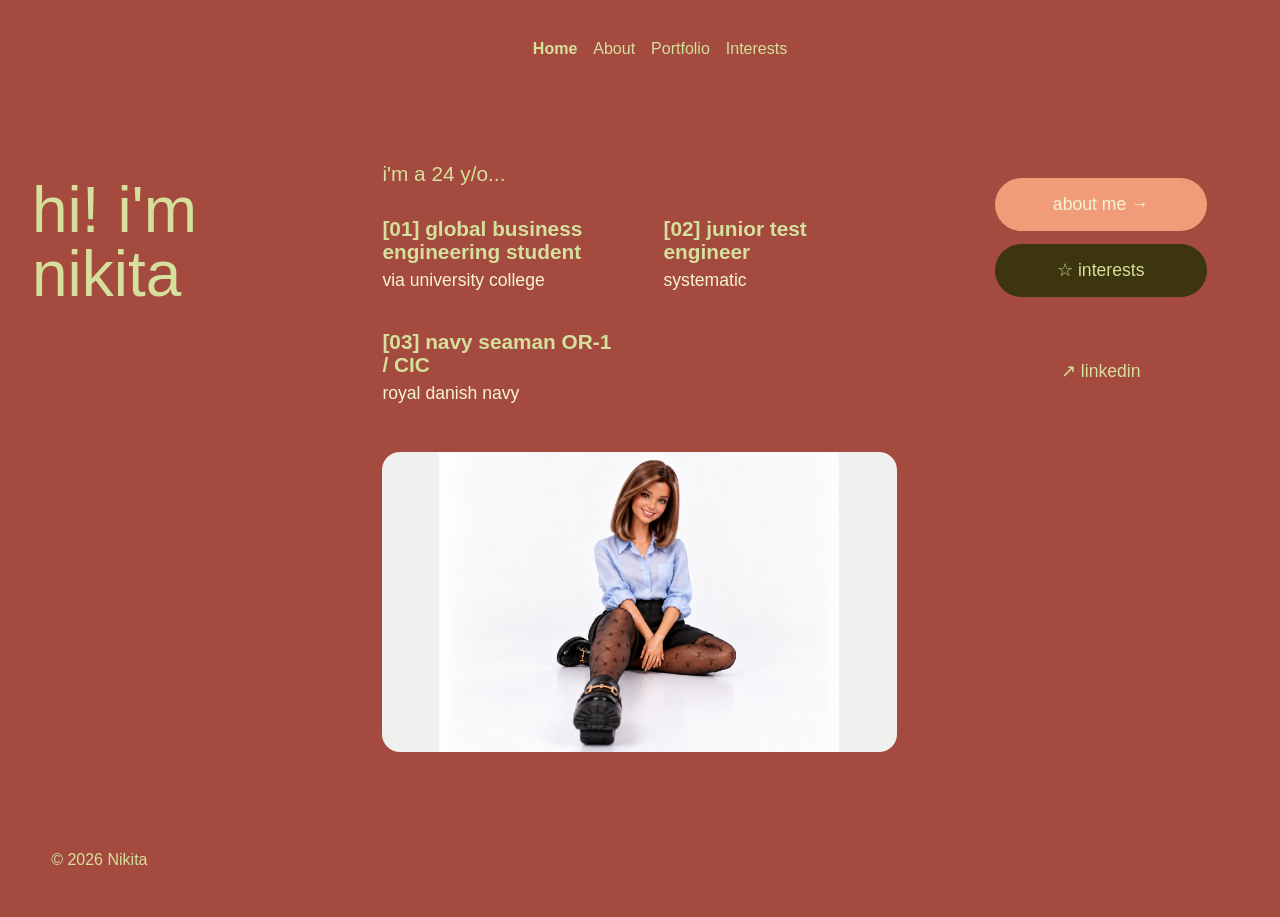
<file: index.html>
<!DOCTYPE html>
<html lang="en">

<head>
  <meta charset="UTF-8">
  <meta name="viewport" content="width=device-width, initial-scale=1.0">
  <title>Nikita Kjær</title>
  <link rel="stylesheet" href="style.css">
</head>

<body>

  <header>
    <nav>
      <ul>
        <li><a href="index.html" class="active">Home</a></li>
        <li><a href="about.html">About</a></li>
        <li><a href="portfolio.html">Portfolio</a></li>
        <li><a href="interests.html">Interests</a></li>
      </ul>
    </nav>
  </header>

  <main class="homepage">

    <section class="left-column">
      <h1>hi! i'm nikita</h1>
    </section>

    <div class="middle-column">

      <p class="age">i'm a 24 y/o...</p>

      <div class="experience-grid">

        <article>
          <h2>[01] global business engineering student</h2>
          <p>via university college</p>
        </article>

        <article>
          <h2>[02] junior test engineer</h2>
          <p>systematic</p>
        </article>

        <article>
          <h2>[03] navy seaman OR-1 / CIC</h2>
          <p>royal danish navy</p>
        </article>

      </div>

      <div class="intro-image">
        <img src="images/nikita.png" alt="Nikita Kjær">
      </div>

    </div>

    <div class="right-column">

      <a class="main-button" href="about.html">
        about me →
      </a>

      <a class="secondary-button" href="interests.html">
        ☆ interests
      </a>

      <a
        class="linkedin-link"
        href="https://dk.linkedin.com/in/nikita-kj%C3%A6r-a96b77308"
        target="_blank">
        ↗ linkedin
      </a>

    </div>

  </main>

  <footer>
    <p>© 2026 Nikita</p>
  </footer>

</body>

</html>
</file>
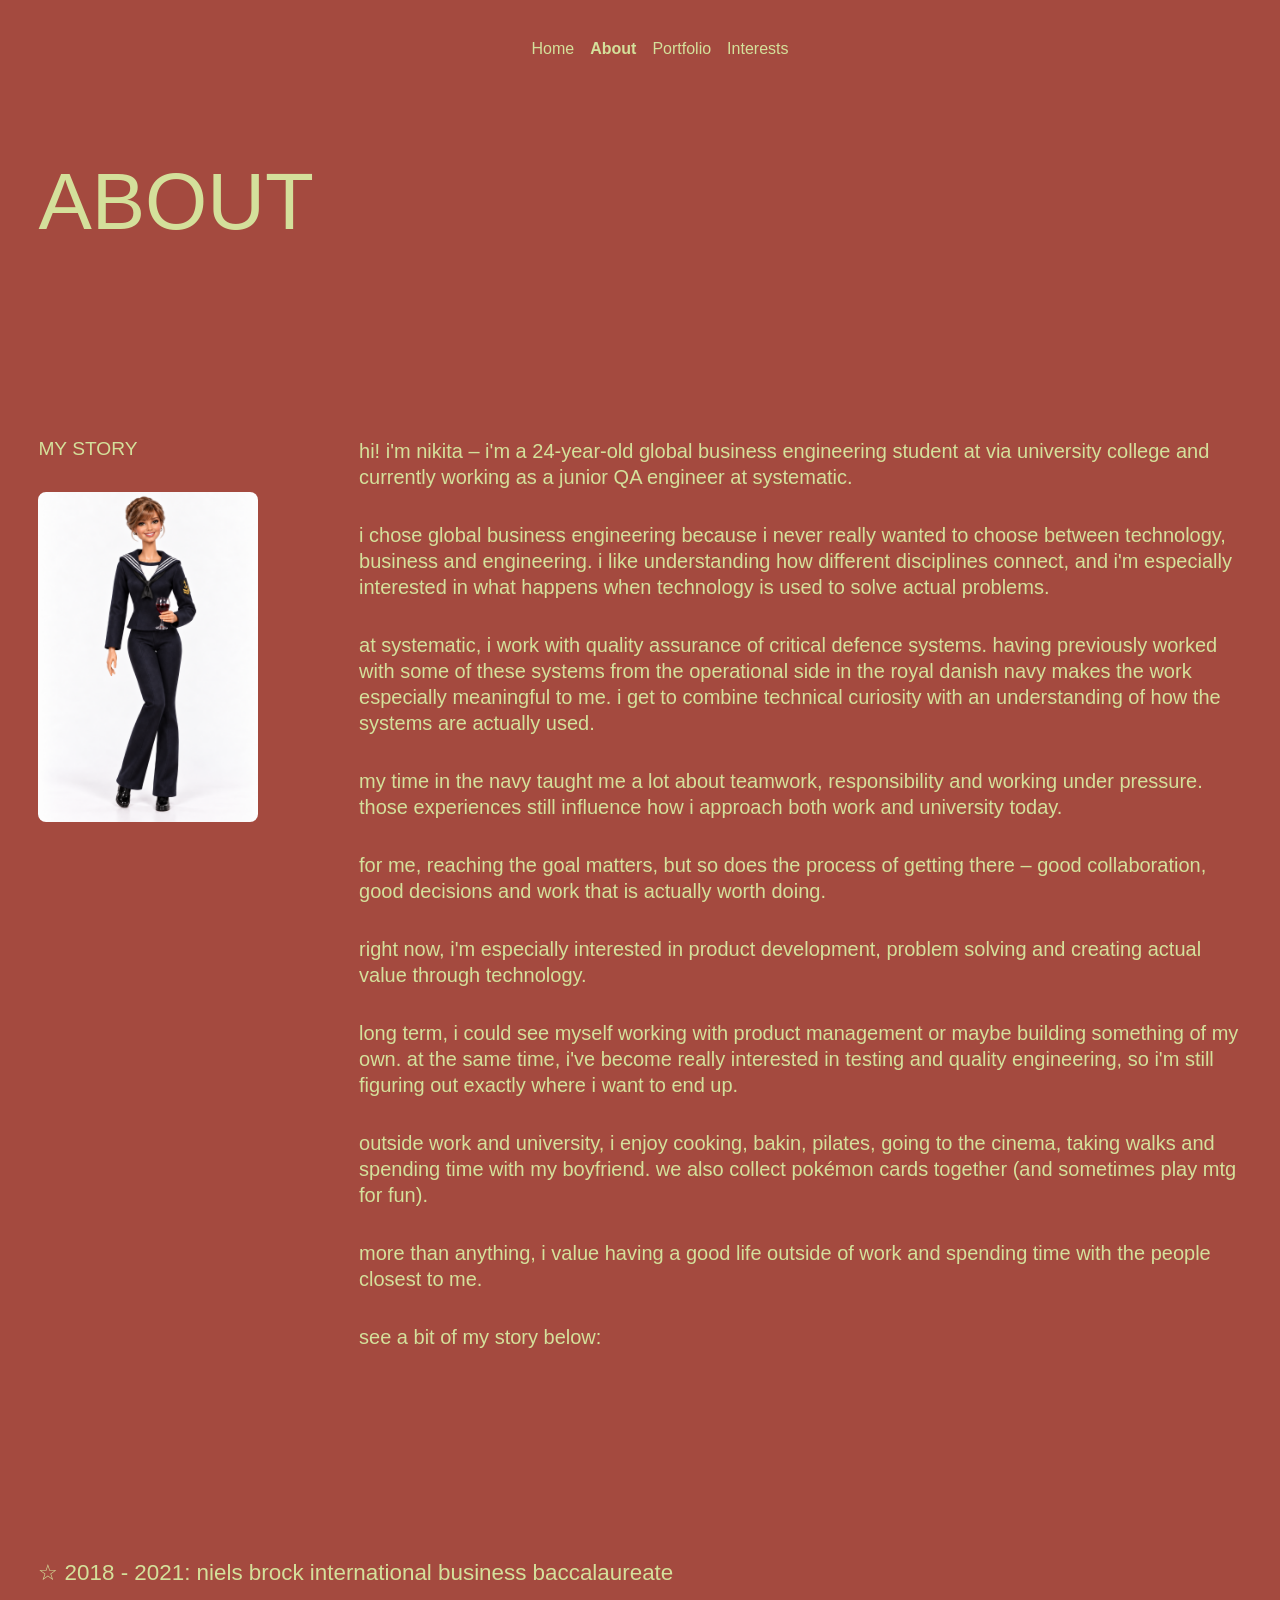
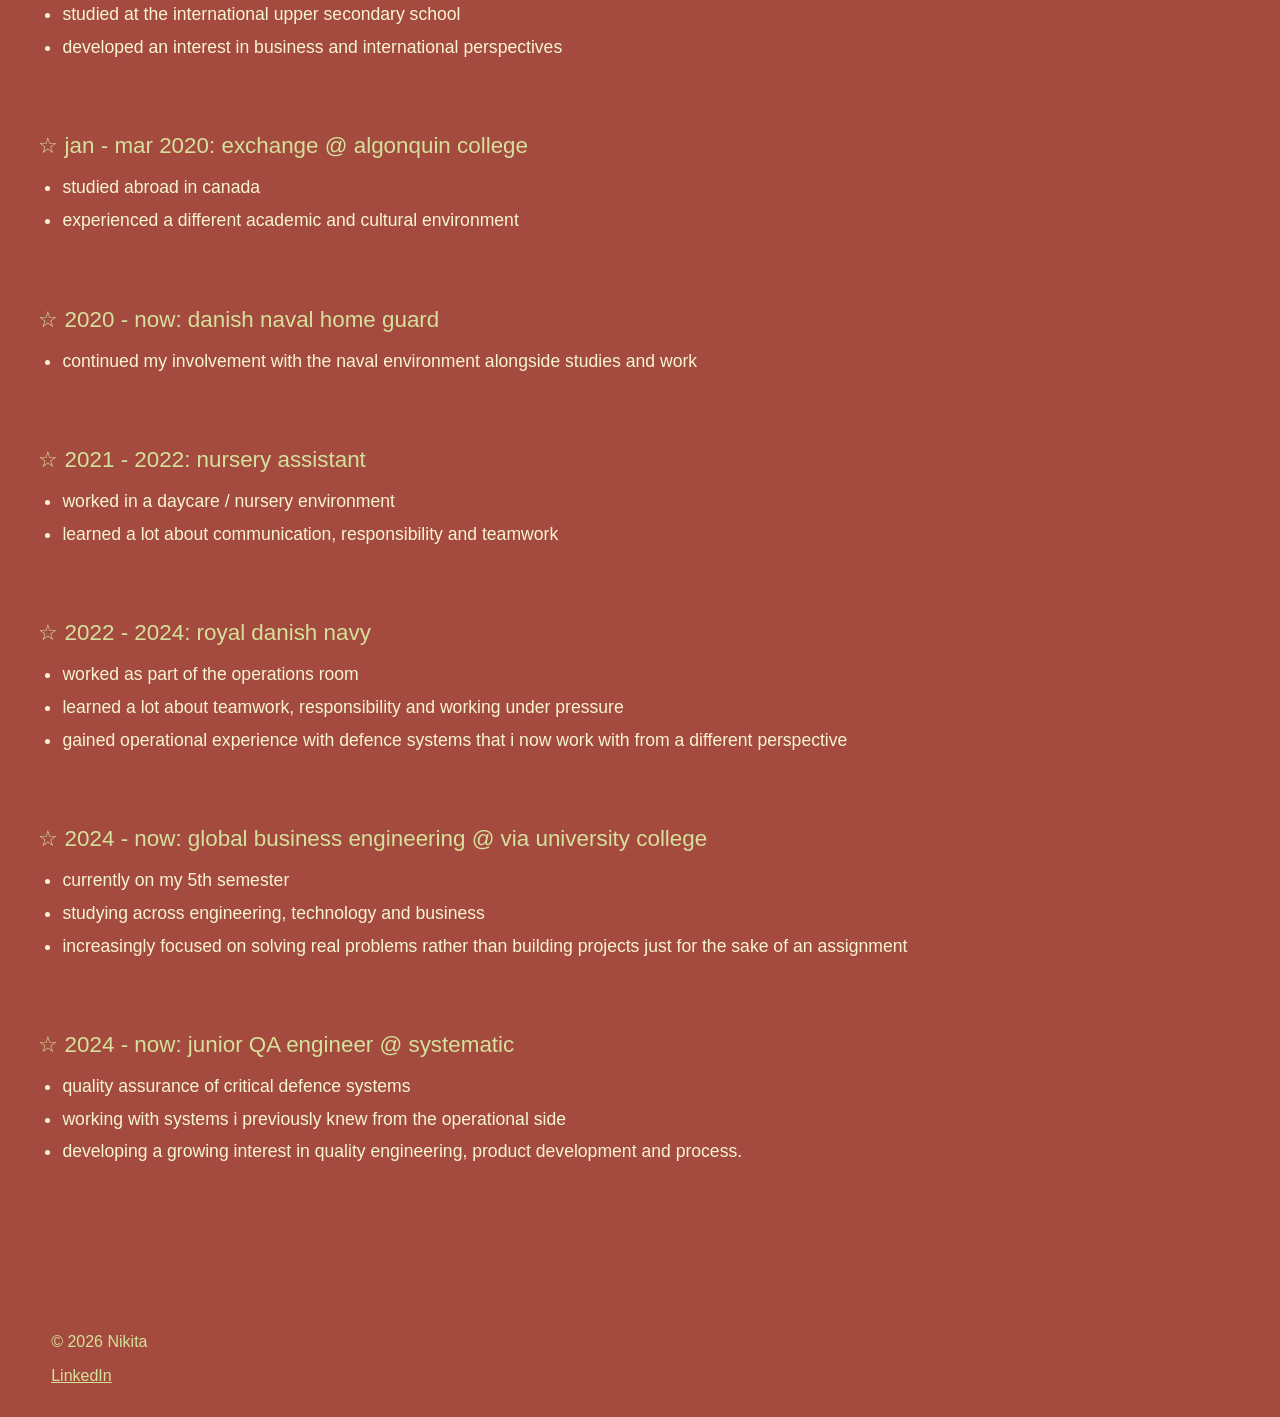
<file: about.html>
<!doctype html>
<html lang="en">
  <head>
    <meta charset="UTF-8" >
    <meta name="viewport" content="width=device-width, initial-scale=1.0">
    <title>About Nikita</title>
    <link rel="stylesheet" href="style.css">
  </head>

  <body>
    <header>
      <nav>
        <ul>
          <li><a href="index.html">Home</a></li>
          <li><a href="about.html" class="active">About</a></li>
          <li><a href="portfolio.html">Portfolio</a></li>
          <li><a href="interests.html">Interests</a></li>
        </ul>
      </nav>
    </header>

    <main class="about-page">
      <section class="about-heading">
        <h1>ABOUT</h1>
      </section>

      <section class="about-story">
        <div class="story-left">
          <h2>MY STORY</h2>

          <div class="story-image">
            <img src="images/profile.png" alt="Picture of Nikita" >
          </div>
        </div>

        <div class="story-text">
          <p>
            hi! i'm nikita – i'm a 24-year-old global business engineering
            student at via university college and currently working as a junior
            QA engineer at systematic.
          </p>

          <p>
            i chose global business engineering because i never really wanted to
            choose between technology, business and engineering. i like
            understanding how different disciplines connect, and i'm especially
            interested in what happens when technology is used to solve actual
            problems.
          </p>

          <p>
            at systematic, i work with quality assurance of critical defence
            systems. having previously worked with some of these systems from
            the operational side in the royal danish navy makes the work
            especially meaningful to me. i get to combine technical curiosity
            with an understanding of how the systems are actually used.
          </p>

          <p>
            my time in the navy taught me a lot about teamwork, responsibility
            and working under pressure. those experiences still influence how i
            approach both work and university today.
          </p>

          <p>
            for me, reaching the goal matters, but so does the process of
            getting there – good collaboration, good decisions and work that is
            actually worth doing.
          </p>

          <p>
            right now, i'm especially interested in product development, problem
            solving and creating actual value through technology.
          </p>

          <p>
            long term, i could see myself working with product management or
            maybe building something of my own. at the same time, i've become
            really interested in testing and quality engineering, so i'm still
            figuring out exactly where i want to end up.
          </p>

          <p>
            outside work and university, i enjoy cooking, bakin, pilates, going to the
            cinema, taking walks and spending time with my boyfriend. we also
            collect pokémon cards together (and sometimes play mtg for fun).
          </p>

          <p>
            more than anything, i value having a good life outside of work and
            spending time with the people closest to me.
          </p>

          <p>see a bit of my story below:</p>
        </div>
      </section>

      <div class="timeline">
        <article>
          <h2>
            ☆ 2018 - 2021: niels brock international business baccalaureate
          </h2>

          <ul>
            <li>studied at the international upper secondary school</li>
            <li>
              developed an interest in business and international perspectives
            </li>
          </ul>
        </article>

        <article>
          <h2>☆ jan - mar 2020: exchange @ algonquin college</h2>

          <ul>
            <li>studied abroad in canada</li>
            <li>experienced a different academic and cultural environment</li>
          </ul>
        </article>

        <article>
          <h2>☆ 2020 - now: danish naval home guard</h2>

          <ul>
            <li>
              continued my involvement with the naval environment alongside
              studies and work
            </li>
          </ul>
        </article>

        <article>
          <h2>☆ 2021 - 2022: nursery assistant</h2>

          <ul>
            <li>worked in a daycare / nursery environment</li>
            <li>
              learned a lot about communication, responsibility and teamwork
            </li>
          </ul>
        </article>

        <article>
          <h2>☆ 2022 - 2024: royal danish navy</h2>

          <ul>
            <li>worked as part of the operations room</li>
            <li>
              learned a lot about teamwork, responsibility and working under
              pressure
            </li>
            <li>
              gained operational experience with defence systems that i now work
              with from a different perspective
            </li>
          </ul>
        </article>

        <article>
          <h2>
            ☆ 2024 - now: global business engineering @ via university college
          </h2>

          <ul>
            <li>currently on my 5th semester</li>
            <li>studying across engineering, technology and business</li>
            <li>
              increasingly focused on solving real problems rather than building
              projects just for the sake of an assignment
            </li>
          </ul>
        </article>

        <article>
          <h2>☆ 2024 - now: junior QA engineer @ systematic</h2>

          <ul>
            <li>quality assurance of critical defence systems</li>
            <li>
              working with systems i previously knew from the operational side
            </li>
            <li>
              developing a growing interest in quality engineering,
              product development and process.
            </li>
          </ul>
        </article>
      </div>
    </main>

    <footer>
      <p>© 2026 Nikita</p>
      <a
        href="https://dk.linkedin.com/in/nikita-kj%C3%A6r-a96b77308"
        target="_blank"
        >LinkedIn</a
      >
    </footer>
  </body>
</html>
</file>
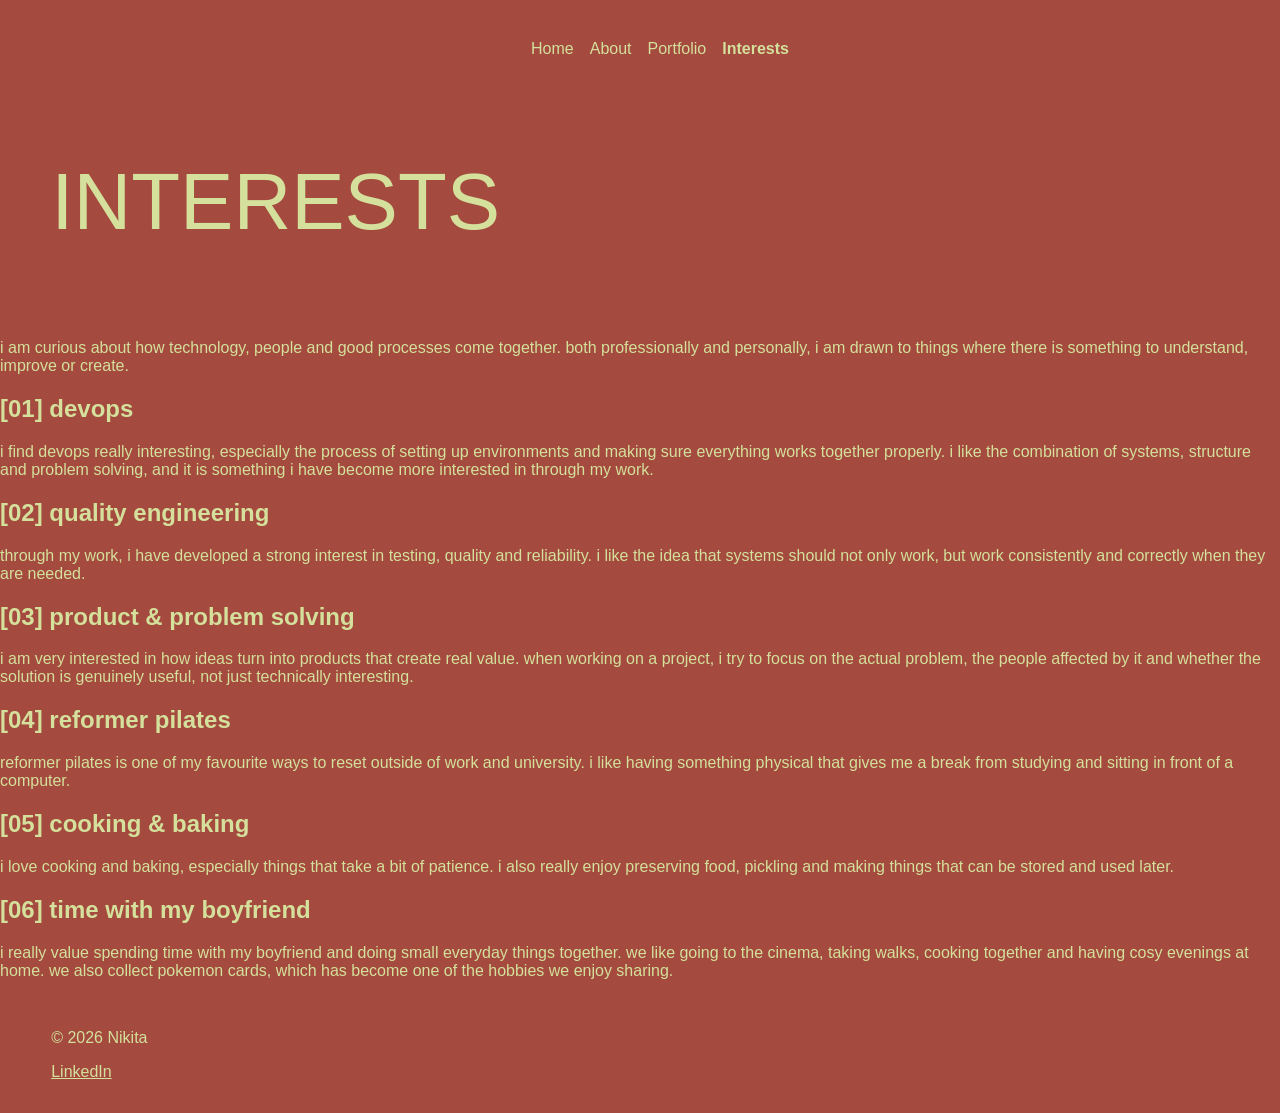
<file: interests.html>
<!DOCTYPE html>
<html lang="en">

<head>
  <meta charset="UTF-8">
  <meta name="viewport" content="width=device-width, initial-scale=1.0">
  <title>Nikita | Interests</title>
  <link rel="stylesheet" href="style.css">
</head>

<body>

  <header>
    <nav>
      <ul>
        <li><a href="index.html">Home</a></li>
        <li><a href="about.html">About</a></li>
        <li><a href="portfolio.html">Portfolio</a></li>
        <li><a href="interests.html" class="active">Interests</a></li>
      </ul>
    </nav>
  </header>

  <main>

    <section class="interests-heading">
      <h1>INTERESTS</h1>
    </section>

    <div class="interest-intro">
      <p>
        i am curious about how technology, people and good processes come together.
        both professionally and personally, i am drawn to things where there is
        something to understand, improve or create.
      </p>
    </div>

    <div class="interest-list">

      <article>
        <h2>[01] devops</h2>
        <p>
          i find devops really interesting, especially the process of setting up
          environments and making sure everything works together properly.
          i like the combination of systems, structure and problem solving,
          and it is something i have become more interested in through my work.
        </p>
      </article>

      <article>
        <h2>[02] quality engineering</h2>
        <p>
          through my work, i have developed a strong interest in testing, quality
          and reliability. i like the idea that systems should not only work,
          but work consistently and correctly when they are needed.
        </p>
      </article>

      <article>
        <h2>[03] product & problem solving</h2>
        <p>
          i am very interested in how ideas turn into products that create real
          value. when working on a project, i try to focus on the actual problem,
          the people affected by it and whether the solution is genuinely useful,
          not just technically interesting.
        </p>
      </article>

      <article>
        <h2>[04] reformer pilates</h2>
        <p>
          reformer pilates is one of my favourite ways to reset outside of work
          and university. i like having something physical that gives me a break
          from studying and sitting in front of a computer.
        </p>
      </article>

      <article>
        <h2>[05] cooking & baking</h2>
        <p>
          i love cooking and baking, especially things that take a bit of patience.
          i also really enjoy preserving food, pickling and making things that can
          be stored and used later.
        </p>
      </article>

      <article>
        <h2>[06] time with my boyfriend</h2>
        <p>
          i really value spending time with my boyfriend and doing small everyday
          things together. we like going to the cinema, taking walks, cooking
          together and having cosy evenings at home. we also collect pokemon cards,
          which has become one of the hobbies we enjoy sharing.
        </p>
      </article>

    </div>

  </main>

  <footer>
    <p>© 2026 Nikita</p>
    <a href="https://dk.linkedin.com/in/nikita-kj%C3%A6r-a96b77308" target="_blank">LinkedIn</a>
  </footer>

</body>

</html>
</file>
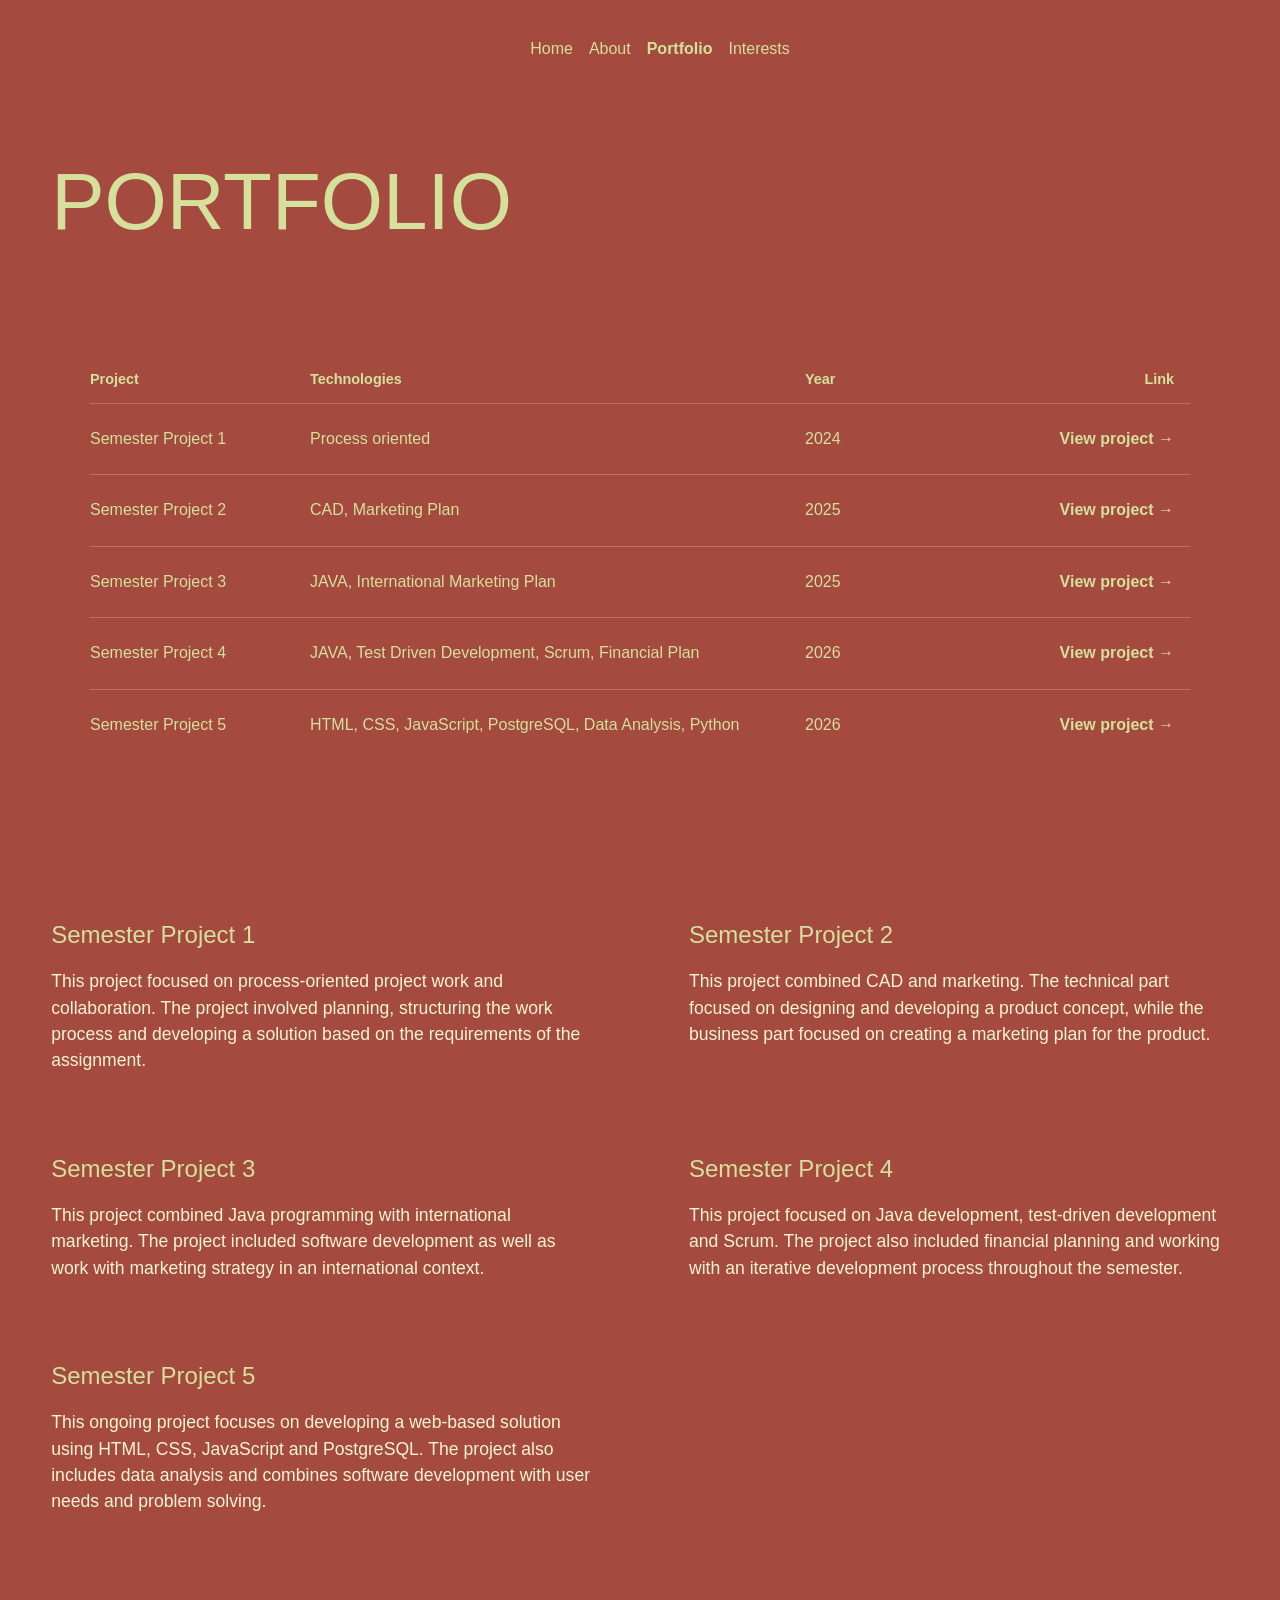
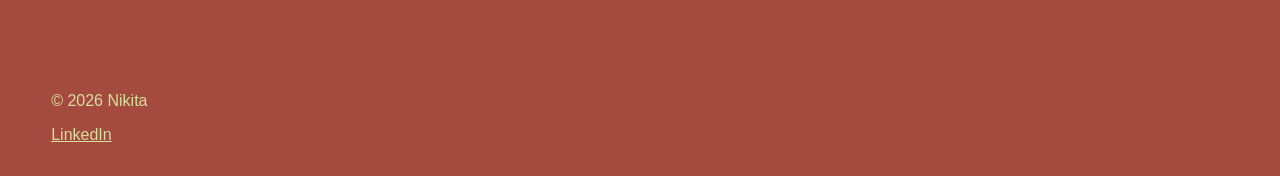
<file: portfolio.html>
<!DOCTYPE html>
<html lang="en">

<head>
  <meta charset="UTF-8">
  <meta name="viewport" content="width=device-width, initial-scale=1.0">
  <title>Nikita | Portfolio</title>
  <link rel="stylesheet" href="style.css">
</head>

<body>

  <header>
    <nav>
      <ul>
        <li><a href="index.html">Home</a></li>
        <li><a href="about.html">About</a></li>
        <li><a href="portfolio.html" class="active">Portfolio</a></li>
        <li><a href="interests.html">Interests</a></li>
      </ul>
    </nav>
  </header>

  <main>
    <section class="portfolio-heading">
      <h1>PORTFOLIO</h1>
    </section>
    <div class="portfolio-table-section">

      <table class="project-table">
        <thead>
          <tr>
            <th>Project</th>
            <th>Technologies</th>
            <th>Year</th>
            <th>Link</th>
          </tr>
        </thead>

        <tbody>
          <tr>
            <td>Semester Project 1</td>
            <td>Process oriented</td>
            <td>2024</td>
            <td><a href="under-construction.html">View project →</a></td>
          </tr>
          <tr>
            <td>Semester Project 2</td>
            <td>CAD, Marketing Plan</td>
            <td>2025</td>
            <td><a href="under-construction.html">View project →</a></td>
          </tr>
          <tr>
            <td>Semester Project 3</td>
            <td>JAVA, International Marketing Plan</td>
            <td>2025</td>
            <td><a href="under-construction.html">View project →</a></td>
          </tr>
          <tr>
            <td>Semester Project 4</td>
            <td>JAVA, Test Driven Development, Scrum, Financial Plan</td>
            <td>2026</td>
            <td><a href="under-construction.html">View project →</a></td>
          </tr>
          <tr>
            <td>Semester Project 5</td>
            <td>HTML, CSS, JavaScript, PostgreSQL, Data Analysis, Python</td>
            <td>2026</td>
            <td><a href="under-construction.html">View project →</a></td>
          </tr>
        </tbody>
      </table>
    </div>
   <div class="portfolio-grid">

      <article class="portfolio-card">
        <h2>Semester Project 1</h2>

        <p>
        This project focused on process-oriented project work and collaboration.
        The project involved planning, structuring the work process and developing
        a solution based on the requirements of the assignment.
        </p>
      </article>  
      <article class="portfolio-card">
        <h2>Semester Project 2</h2>

        <p>
        This project combined CAD and marketing. The technical part focused on
        designing and developing a product concept, while the business part focused
        on creating a marketing plan for the product.
        </p>
      </article>
      <article class="portfolio-card">
        <h2>Semester Project 3</h2>

        <p>
        This project combined Java programming with international marketing.
        The project included software development as well as work with marketing
        strategy in an international context.
        </p>
      </article>  
      <article class="portfolio-card">
        <h2>Semester Project 4</h2>

        <p>
        This project focused on Java development, test-driven development and Scrum.
        The project also included financial planning and working with an iterative
        development process throughout the semester.
        </p>
      </article>
      <article class="portfolio-card">
        <h2>Semester Project 5</h2>

        <p>
        This ongoing project focuses on developing a web-based solution using HTML,
        CSS, JavaScript and PostgreSQL. The project also includes data analysis and
        combines software development with user needs and problem solving.
        </p>
      </article>
    </div>
  </main>

  <footer>
    <p>© 2026 Nikita</p>
    <a href="https://dk.linkedin.com/in/nikita-kj%C3%A6r-a96b77308" target="_blank">LinkedIn</a>
  </footer>

</body>

</html>
</file>
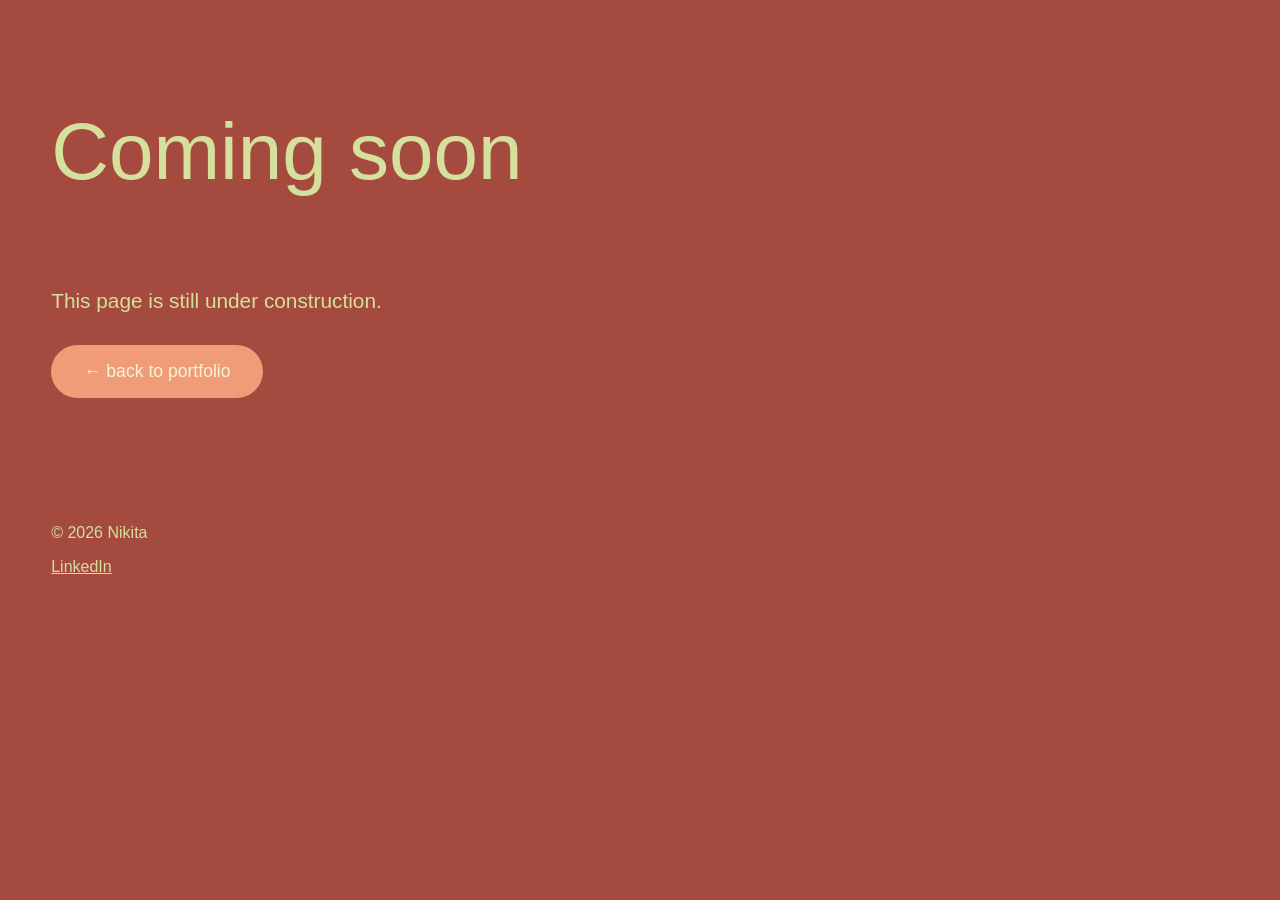
<file: under-construction.html>
<!DOCTYPE html>
<html lang="en">

<head>
  <meta charset="UTF-8">
  <meta name="viewport" content="width=device-width, initial-scale=1.0">
  <title>WIP</title>
  <link rel="stylesheet" href="style.css">
</head>

<body>

  <header>
    <nav>
      
    </nav>
  </header>

  <main class="under-construction-page">

  <section class="under-construction-heading">
    <h1>Coming soon</h1>
  </section>

  <div class="under-construction-content">
    <p>This page is still under construction.</p>

    <a class="main-button" href="portfolio.html">
      ← back to portfolio
    </a>
  </div>

</main>

  <footer>
    <p>© 2026 Nikita</p>
    <a href="https://dk.linkedin.com/in/nikita-kj%C3%A6r-a96b77308" target="_blank">LinkedIn</a>
  </footer>

</body>

</html>
</file>
<file: style.css>
:root {
  --background-color: #a44a3f;
  --text-color: #d4e09b;
  --secondary-color: #f6f4d2;
  --border-color: #a44a3f;
}

body {
  margin: 0;
  background-color: var(--background-color);
  color: var(--text-color);
  font-family: Arial, Helvetica, sans-serif;
}

/* NAVIGATION */

nav {
  padding: 1.5rem 4%;
  text-align: center;
}

nav ul {
  display: flex;
  justify-content: center;
  flex-wrap: nowrap;
  gap: 1rem;
}

nav li {
  display: block;
  margin-left: 0;
}

nav a {
  color: var(--text-color);
  text-decoration: none;
  font-size: 1rem;
}

nav a:hover {
  color: var(--secondary-color);
}

nav a.active {
  font-weight: bold;
}

/* HOMEPAGE */

.homepage {
  display: grid;
  grid-template-columns: 28% 44% 28%;
  min-height: 80vh;
}

/* LEFT COLUMN */

.left-column {
  padding: 5rem 2rem;
  border-right: 1px solid var(--border-color);
}

.left-column h1 {
  font-size: 4rem;
  font-weight: 500;
  margin: 0;
  line-height: 1;
}

/* MIDDLE COLUMN */

.middle-column {
  padding: 4rem 1.5rem;
  border-right: 1px solid var(--border-color);
}

.age {
  font-size: 1.3rem;
  margin-top: 0;
  margin-bottom: 2rem;
}

/* EXPERIENCE */

.experience-grid {
  display: grid;
  grid-template-columns: 1fr 1fr;
  gap: 2.5rem 3rem;
  margin-bottom: 3rem;
}

.experience-grid article {
  margin: 0;
}

.experience-grid h2 {
  font-size: 1.3rem;
  margin: 0 0 0.4rem 0;
  line-height: 1.1;
}

.experience-grid p {
  font-size: 1.1rem;
  margin: 0;
  color: var(--secondary-color);
}

/* HOMEPAGE IMAGE */

.intro-image {
  width: 100%;
  height: 300px;

  overflow: hidden;
  border-radius: 18px;
  background-color: #f0f0ee;

  display: flex;
  align-items: flex-end;
  justify-content: center;
}

.intro-image img {
  height: 100%;
  width: auto;
  max-width: 100%;
  object-fit: contain;
  display: block;
}

/* RIGHT COLUMN */

.right-column {
  padding: 5rem 2rem;

  display: flex;
  flex-direction: column;
  align-items: center;
}

.main-button {
  width: 180px;
  padding: 1rem;

  background-color: #f19c79;
  color: #f6f4d2;

  border-radius: 999px;

  text-align: center;
  text-decoration: none;

  font-size: 1.1rem;

  margin-bottom: 0.8rem;
}

.secondary-button {
  width: 180px;
  padding: 1rem;

  background-color: #3c350d;
  color: var(--text-color);

  border-radius: 999px;

  text-align: center;
  text-decoration: none;

  font-size: 1.1rem;
}

.main-button:hover {
  background-color: var(--text-color);
  color: #3c350d;
}

.secondary-button:hover {
  background-color: var(--text-color);
  color: #3c350d;
}

.linkedin-link {
  margin-top: 4rem;

  color: var(--text-color);
  text-decoration: none;

  font-size: 1.1rem;
}

/* ABOUT PAGE */

.about-page {
  width: 100%;
}

/* ABOUT HEADING */

.about-heading {
  padding: 4rem 3% 2rem;
  min-height: 180px;
}

.about-heading h1 {
  margin: 0;
  font-size: 5rem;
  font-weight: 400;
  line-height: 1;
}

/* ABOUT STORY */

.about-story {
  display: grid;
  grid-template-columns: 20% 1fr;
  gap: 5rem;

  padding: 4rem 3% 6rem;
}

.story-left h2 {
  font-size: 1.2rem;
  font-weight: 500;

  margin-top: 0;
  margin-bottom: 2rem;
}

/* ABOUT IMAGE */

.story-image {
  width: 220px;
  max-width: 100%;
}

.story-image img {
  width: 100%;
  height: auto;

  display: block;

  border-radius: 8px;
}

/* ABOUT TEXT */

.story-text {
  max-width: 1050px;
}

.story-text p {
  font-size: 1.25rem;
  line-height: 1.3;

  margin-top: 0;
  margin-bottom: 2rem;
}

/* TIMELINE */

.timeline {
  padding: 3rem 3% 6rem;

  border-top: 1px solid var(--border-color);
}

.timeline article {
  display: block;
  width: 100%;

  margin: 0;
  padding: 2rem 0;

  border-top: 1px solid var(--border-color);
}

.timeline article:first-child {
  border-top: none;
}

.timeline h2 {
  font-size: 1.4rem;
  font-weight: 500;

  margin-top: 0;
  margin-bottom: 1rem;
}

.timeline ul {
  margin: 0;
  padding-left: 1.5rem;
}

.timeline li {
  font-size: 1.1rem;
  line-height: 1.4;

  color: var(--secondary-color);

  margin-bottom: 0.5rem;
}

/* FOOTER */

footer {
  border-top: 1px solid var(--border-color);
  padding: 2rem 4%;
}

footer p {
  margin-top: 0;
}

footer a {
  color: var(--text-color);
}

/* MOBILE */

@media (max-width: 900px) {

  .homepage {
    grid-template-columns: 1fr;
  }

  .left-column,
  .middle-column {
    border-right: none;
    border-bottom: 1px solid var(--border-color);
  }

  .experience-grid {
    grid-template-columns: 1fr;
  }

  .about-story {
    grid-template-columns: 1fr;
    gap: 3rem;
  }

  .story-image {
    width: 250px;
  }

  .left-column h1,
  .about-heading h1 {
    font-size: 3.5rem;
  }

}
/* PORTFOLIO PAGE */

.portfolio-page {
  width: 100%;
}

.portfolio-heading {
  padding: 4rem 4% 3rem;
  border-bottom: 1px solid var(--border-color);
}

.portfolio-heading h1 {
  margin: 0 0 2rem 0;

  font-size: 5rem;
  font-weight: 400;
  line-height: 1;
}

.portfolio-heading p {
  max-width: 900px;

  margin: 0;

  font-size: 1.3rem;
  line-height: 1.4;

  color: var(--secondary-color);
}

/* PORTFOLIO TABLE */

.portfolio-table-section {
  padding: 2rem 4% 5rem;
}

.project-table {
  width: 100%;
  max-width: 1100px;
  margin: 0 auto;
  border-collapse: collapse;
}

.project-table th {
  text-align: left;
  font-size: 0.9rem;
  padding: 1rem 1rem 1rem 0;
}

.project-table td {
  padding: 1.5rem 1rem 1.5rem 0;
  vertical-align: top;
  font-size: 1rem;
  line-height: 1.4;
}

.project-table tbody tr {
  border-top: 1px solid rgba(246, 244, 210, 0.25);
}

.project-table th:nth-child(1),
.project-table td:nth-child(1) {
  width: 20%;
}

.project-table th:nth-child(2),
.project-table td:nth-child(2) {
  width: 45%;
}

.project-table th:nth-child(3),
.project-table td:nth-child(3) {
  width: 10%;
}

.project-table th:nth-child(4),
.project-table td:nth-child(4) {
  width: 25%;
  text-align: right;
}

.project-table a {
  color: var(--text-color);
  text-decoration: none;
  font-weight: bold;
  white-space: nowrap;
}

.project-table a:hover {
  color: var(--secondary-color);
  text-decoration: underline;
}


/* PORTFOLIO TABLE - MOBILE */

@media (max-width: 900px) {

  .project-table,
  .project-table thead,
  .project-table tbody,
  .project-table tr,
  .project-table th,
  .project-table td {
    display: block;
  }

  .project-table thead {
    display: none;
  }

  .project-table tr {
    padding: 1.5rem 0;
  }

  .project-table td {
    width: 100%;
    padding: 0.3rem 0;
    text-align: left;
  }

  .project-table td:nth-child(1) {
    width: 100%;
    font-size: 1.3rem;
    font-weight: bold;
  }

  .project-table td:nth-child(2) {
    width: 100%;
  }

  .project-table td:nth-child(3) {
    width: 100%;
  }

  .project-table td:nth-child(4) {
    width: 100%;
    margin-top: 1rem;
    text-align: left;
  }

}

/* PORTFOLIO GRID */

.portfolio-grid {
  display: grid;
  grid-template-columns: 1fr 1fr;

  padding: 3rem 4% 6rem;
}

.portfolio-card {
  width: auto;

  margin: 0;
  padding: 2rem 3rem 3rem 0;

  border-top: 1px solid var(--border-color);
}

.portfolio-card:nth-child(even) {
  padding-left: 3rem;
  padding-right: 0;

  border-left: 1px solid var(--border-color);
}

.portfolio-card h2 {
  margin: 0 0 1.2rem 0;

  font-size: 1.5rem;
  font-weight: 500;
}

.portfolio-card p {
  max-width: 600px;

  margin: 0;

  color: var(--secondary-color);

  font-size: 1.1rem;
  line-height: 1.5;
}

/* PORTFOLIO MOBILE */

@media (max-width: 900px) {

  .portfolio-grid {
    grid-template-columns: 1fr;
  }

  .portfolio-card,
  .portfolio-card:nth-child(even) {
    padding: 2rem 0;

    border-left: none;
    border-top: 1px solid var(--border-color);
  }

  .portfolio-heading h1 {
    font-size: 3.5rem;
  }
}

/* INTERESTS PAGE */

.interests-page {
  width: 100%;
}

.interests-heading {
  padding: 4rem 4% 3rem;
  border-bottom: 1px solid var(--border-color);
}

.interests-heading h1 {
  margin: 0 0 2rem 0;

  font-size: 5rem;
  font-weight: 400;
  line-height: 1;
}

.interests-heading p {
  max-width: 900px;

  margin: 0;

  font-size: 1.3rem;
  line-height: 1.4;

  color: var(--secondary-color);
}

/* INTEREST GRID */

.interests-grid {
  display: grid;
  grid-template-columns: 1fr 1fr;

  padding: 3rem 4% 6rem;
}

.interest-card {
  width: auto;

  margin: 0;
  padding: 2rem 3rem 3rem 0;

  border-top: 1px solid var(--border-color);
}

.interest-card:nth-child(even) {
  padding-left: 3rem;
  padding-right: 0;

  border-left: 1px solid var(--border-color);
}

.interest-card h2 {
  margin: 0 0 1.2rem 0;

  font-size: 1.5rem;
  font-weight: 500;
}

.interest-card p {
  max-width: 600px;

  margin: 0;

  color: var(--secondary-color);

  font-size: 1.1rem;
  line-height: 1.5;
}

/* INTERESTS MOBILE */

@media (max-width: 900px) {

  .interests-grid {
    grid-template-columns: 1fr;
  }

  .interest-card,
  .interest-card:nth-child(even) {
    padding: 2rem 0;

    border-left: none;
    border-top: 1px solid var(--border-color);
  }

  .interests-heading h1 {
    font-size: 3.5rem;
  }
}
  /* UNDER CONSTRUCTION PAGE */

.under-construction-page {
  width: 100%;
}

.under-construction-heading {
  padding: 4rem 4% 3rem;
  border-bottom: 1px solid var(--border-color);
}

.under-construction-heading h1 {
  margin: 0;
  font-size: 5rem;
  font-weight: 400;
  line-height: 1;
}

.under-construction-content {
  padding: 3rem 4% 5rem;
}

.under-construction-content p {
  font-size: 1.3rem;
  margin: 0 0 2rem 0;
}

.under-construction-content .main-button {
  display: inline-block;
}
</file>
